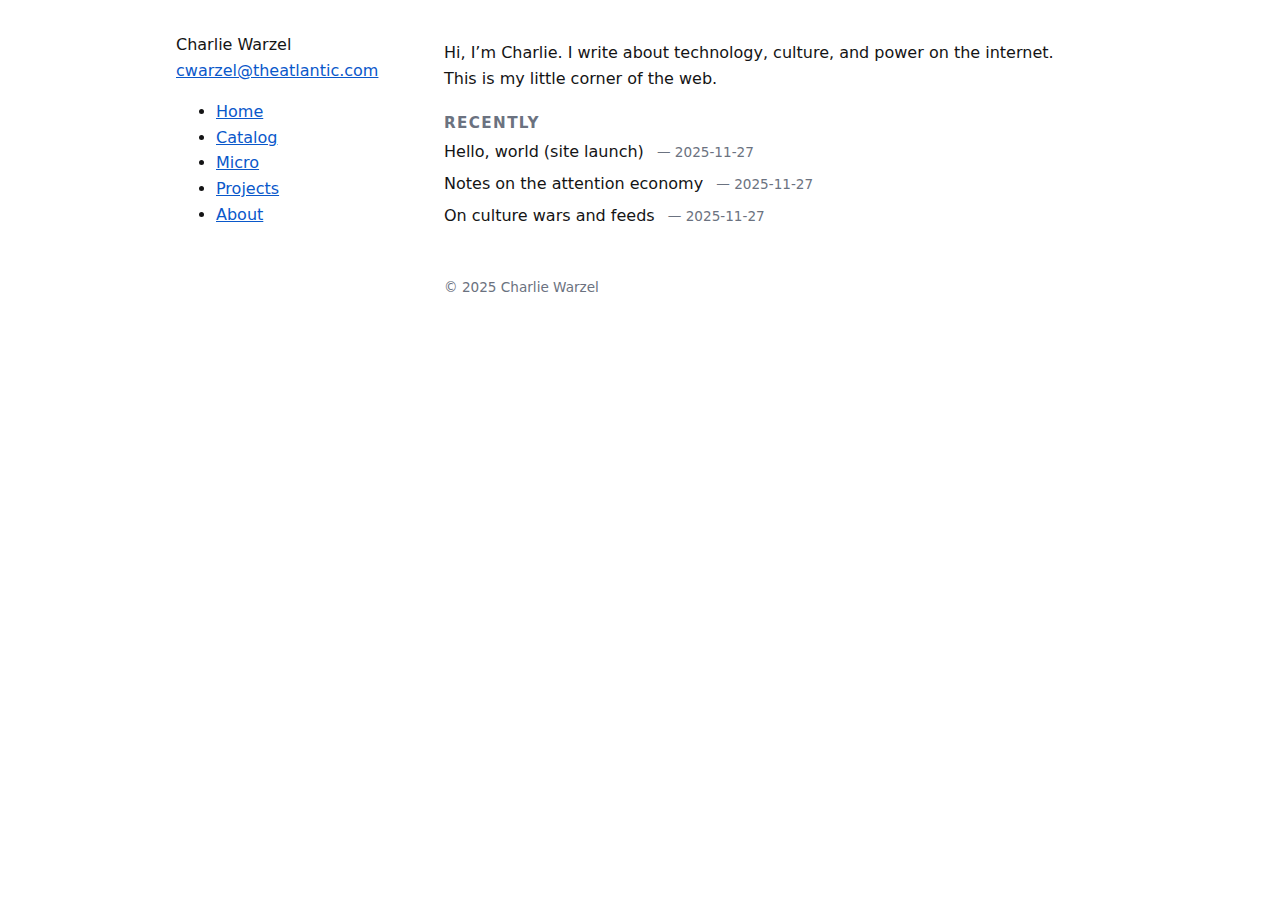
<file: index.html>
<!doctype html>
<html lang="en">
<head>
  <meta charset="utf-8">
  <title>Home — Charlie Warzel</title>
  <meta name="viewport" content="width=device-width, initial-scale=1">
  <meta name="description" content="Home — Charlie Warzel">
  <link rel="stylesheet" href="/assets/styles.css">
  <link rel="alternate" type="application/rss+xml" title="RSS" href="/feed.xml">
</head>
<body>
  <div class="layout">
    <aside>
      <div class="site-sidebar-name">Charlie Warzel</div>
      <div class="site-sidebar-email">
        <a href="mailto:cwarzel@theatlantic.com">cwarzel@theatlantic.com</a>
      </div>
      <ul class="site-sidebar-nav">
        <li><a href="/"           aria-current="page">Home</a></li>
        <li><a href="/catalog.html"  >Catalog</a></li>
        <li><a href="/micro.html"    >Micro</a></li>
        <li><a href="/projects.html" >Projects</a></li>
        <li><a href="/about.html"    >About</a></li>
      </ul>
    </aside>

    <main>
      <div class="card">
        <p>Hi, I’m Charlie. I write about technology, culture, and power on the internet. This is my little corner of the web.</p>
      </div>

      <h2>Recently</h2>
      <ul class="post-list">
        <li>
          <a href="/posts/hello-world.html">Hello, world (site launch)</a>
          <span class="date">— <span class="meta">2025-11-27</span></span>
        </li>
        <li>
          <a href="/posts/attention-economy.html">Notes on the attention economy</a>
          <span class="date">— <span class="meta">2025-11-27</span></span>
        </li>
        <li>
          <a href="/posts/internet-culture.html">On culture wars and feeds</a>
          <span class="date">— <span class="meta">2025-11-27</span></span>
        </li>
      </ul>

      <footer>
        © 2025 Charlie Warzel
      </footer>
    </main>
  </div>
</body>
</html>
</file>
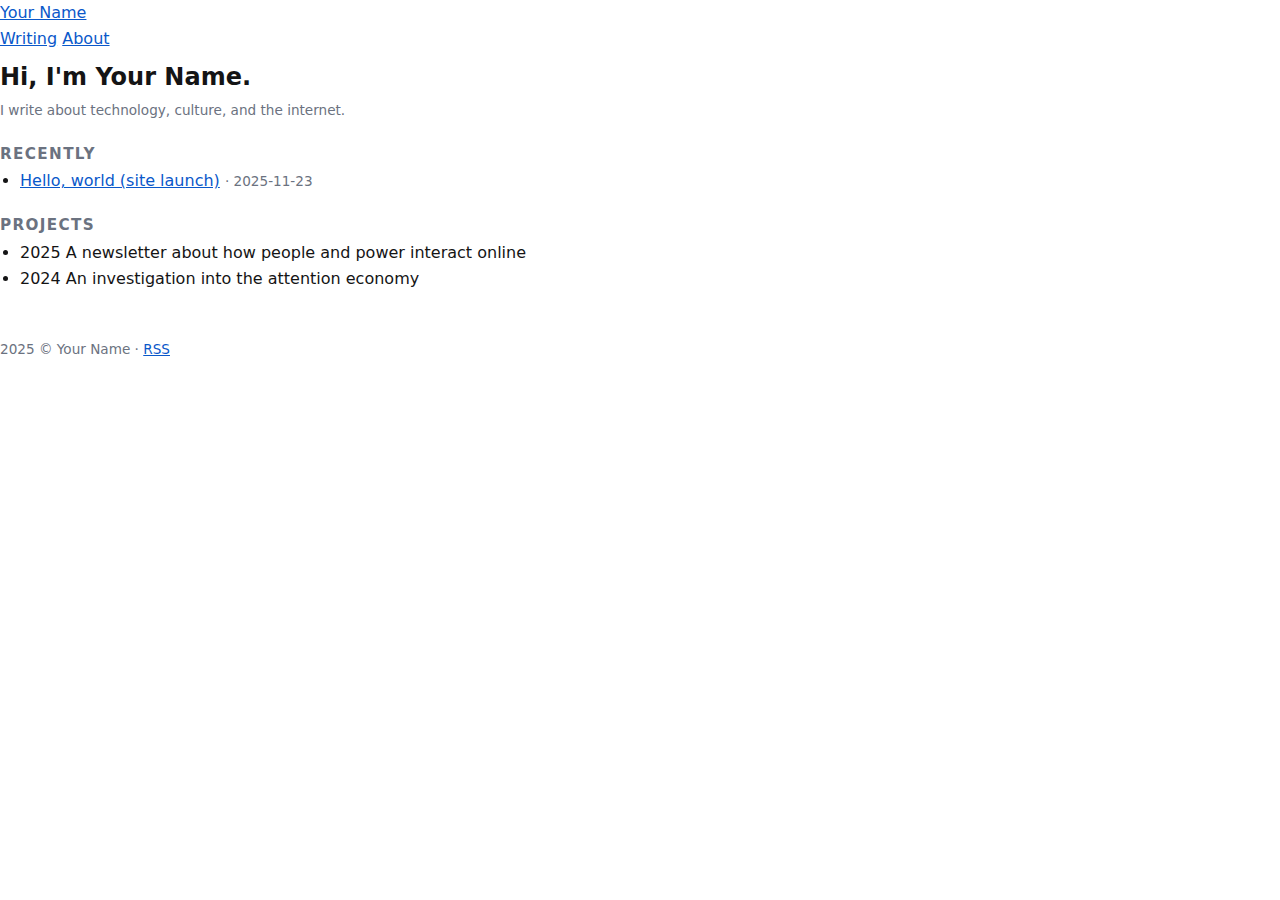
<file: site/index.html>
<!doctype html>
<html lang="en">
<head>
  <meta charset="utf-8">
  <meta name="viewport" content="width=device-width, initial-scale=1">
  <meta name="description" content="Home">
  <link rel="alternate" type="application/rss+xml" title="RSS" href="/feed.xml">
  <title>Home</title>
  <link rel="stylesheet" href="/assets/styles.css">
</head>
<body>
  <div class="wrapper">
    <header>
      <div class="site-title"><a href="/">Your Name</a></div>
      <nav>
        <a href="/writing.html" >Writing</a>
        <a href="/about.html" >About</a>
      </nav>
    </header>
      <main>
    <h1>Hi, I'm Your Name.</h1>
    <p class="meta">I write about technology, culture, and the internet.</p>
    <div class="card">
      <h2>Recently</h2>
      <ul class="plain">
        <li><a href="/posts/hello-world.html">Hello, world (site launch)</a> <span class="meta">· 2025-11-23</span></li>
      </ul>
    </div>

    <div class="card">
      <h2>Projects</h2>
      <ul class="plain">
        <li><span class="badge">2025</span> A newsletter about how people and power interact online</li>
        <li><span class="badge">2024</span> An investigation into the attention economy</li>
      </ul>
    </div>
  </main>

    <footer>
      <div>2025 © Your Name · <a href="/feed.xml">RSS</a></div>
    </footer>
  </div>
  <script>
    // Optional: client-side link to auto-mark external links
    document.querySelectorAll('a[href^="http"]').forEach(a => {
      a.rel = "noopener";
    });
  </script>
</body>
</html>
</file>
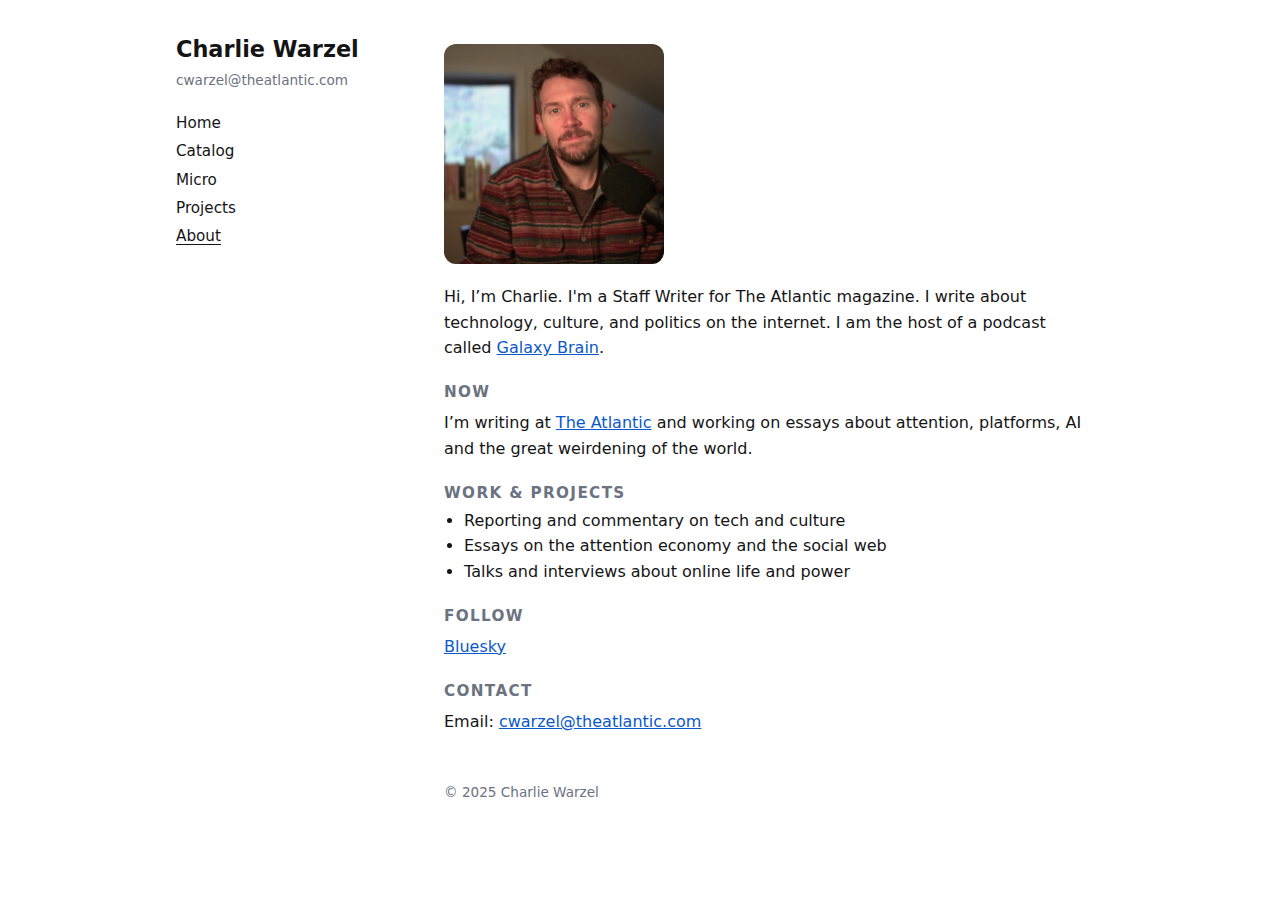
<file: about.html>
<!doctype html>
<html lang="en">
<head>
  <meta charset="utf-8">
  <title>About — Charlie Warzel</title>
  <meta name="viewport" content="width=device-width, initial-scale=1">
  <meta name="description" content="About Charlie Warzel">
  <link rel="stylesheet" href="/assets/styles.css">
</head>
<body>
  <div class="layout">
    <aside>
      <div class="sidebar-name">Charlie Warzel</div>
      <div class="sidebar-email">
        <a href="mailto:cwarzel@theatlantic.com">cwarzel@theatlantic.com</a>
      </div>
      <ul class="sidebar-nav">
        <li><a href="/">Home</a></li>
        <li><a href="/catalog.html">Catalog</a></li>
        <li><a href="/micro.html">Micro</a></li>
        <li><a href="/projects.html">Projects</a></li>
        <li><a href="/about.html" aria-current="page">About</a></li>
      </ul>
    </aside>

    <main>

       <img src="/assets/charlie.jpg" alt="Charlie Warzel" class="about-photo">
      
      <p>Hi, I’m Charlie. I'm a Staff Writer for The Atlantic magazine. I write about technology, culture, and politics on the internet. I am the host of a podcast called <a href="https://https://www.theatlantic.com/podcasts/galaxy-brain/">Galaxy Brain</a>.</p>

     

      <h2>Now</h2>
      <p>I’m writing at <a href="https://www.theatlantic.com/author/charlie-warzel/">The Atlantic</a> and working on essays about attention, platforms, AI and the great weirdening of the world.</p>

      <h2>Work &amp; projects</h2>
      <ul>
        <li>Reporting and commentary on tech and culture</li>
        <li>Essays on the attention economy and the social web</li>
        <li>Talks and interviews about online life and power</li>
      </ul>

      <h2>Follow</h2>
      <p>
        <a href="https://https://bsky.app/profile/cwarzel.bsky.social">Bluesky</a>
      </p>

      <h2>Contact</h2>
      <p>Email: <a href="mailto:cwarzel@theatlantic.com">cwarzel@theatlantic.com</a></p>

      <footer>
        © 2025 Charlie Warzel
      </footer>
    </main>
  </div>
</body>
</html>
</file>
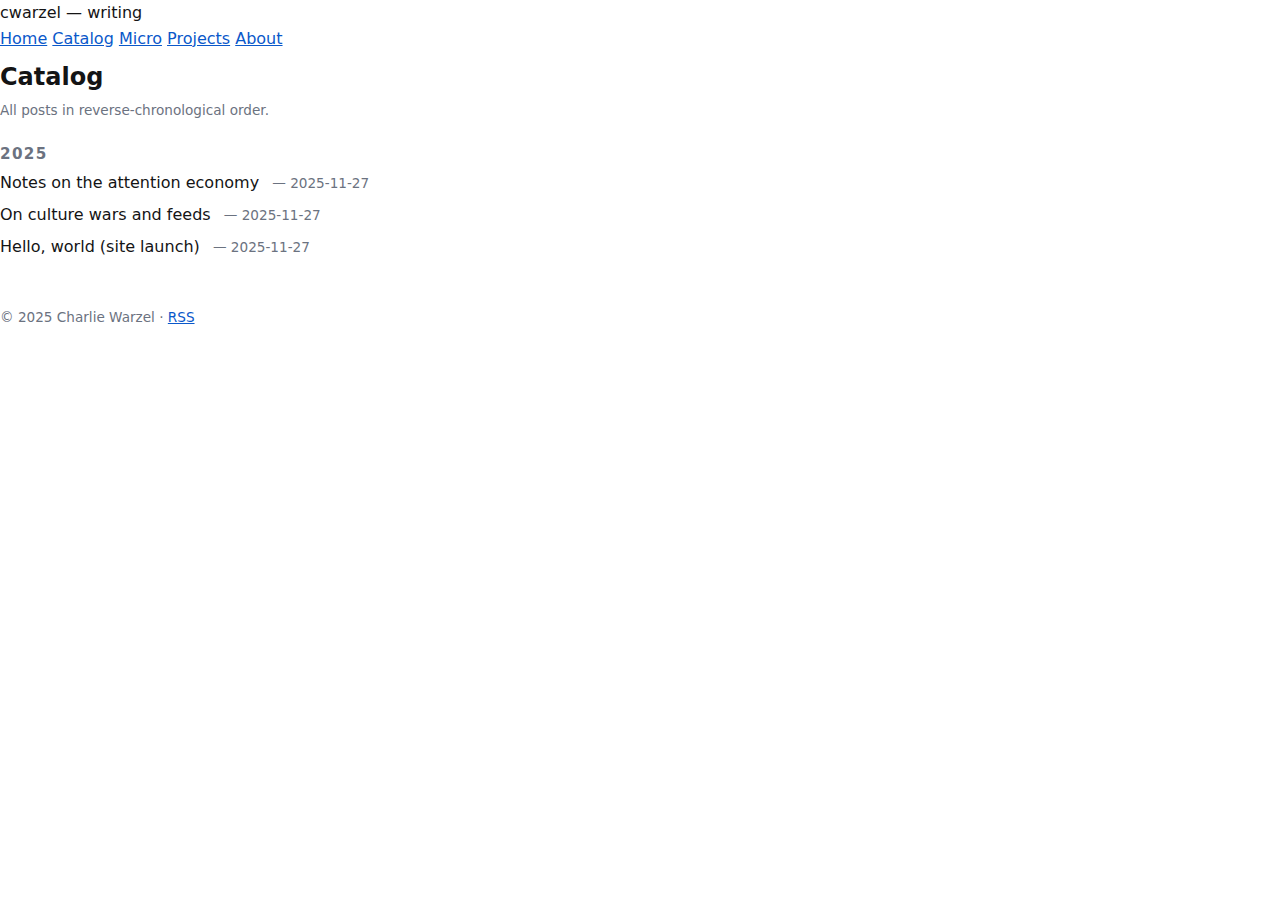
<file: catalog.html>
<!doctype html>
<html lang="en">
<head>
<meta charset="utf-8"><meta name="viewport" content="width=device-width, initial-scale=1">
<title>Catalog — Charlie Warzel</title>
<meta name="description" content="Catalog — Charlie Warzel">
<link rel="preconnect" href="https://fonts.gstatic.com" crossorigin>
<link href="https://fonts.googleapis.com/css2?family=IBM+Plex+Sans:wght@300;400;500;600&family=IBM+Plex+Serif:wght@300;400;500;600&display=swap" rel="stylesheet">
<link rel="stylesheet" href="/assets/styles.css">
<link rel="alternate" type="application/rss+xml" title="RSS" href="/feed.xml">
</head>
<body>
<div class="wrapper">
<header>
  <div class="brand">cwarzel — writing</div>
  <nav>
    <a href="/" >Home</a>
    <a href="/catalog.html" aria-current='page'>Catalog</a>
    <a href="/micro.html" >Micro</a>
    <a href="/projects.html" >Projects</a>
    <a href="/about.html" >About</a>
  </nav>
</header>

<main><h1>Catalog</h1><p class='meta'>All posts in reverse-chronological order.</p><h2>2025</h2><ul class='post-list'><li><a href='/posts/attention-economy.html'>Notes on the attention economy</a> <span class='date'>— <time datetime='2025-11-27'>2025-11-27</time></span></li><li><a href='/posts/internet-culture.html'>On culture wars and feeds</a> <span class='date'>— <time datetime='2025-11-27'>2025-11-27</time></span></li><li><a href='/posts/hello-world.html'>Hello, world (site launch)</a> <span class='date'>— <time datetime='2025-11-27'>2025-11-27</time></span></li></ul></main>
<footer>© 2025 Charlie Warzel · <a href="/feed.xml">RSS</a></footer>
</div>
</body></html>
</file>
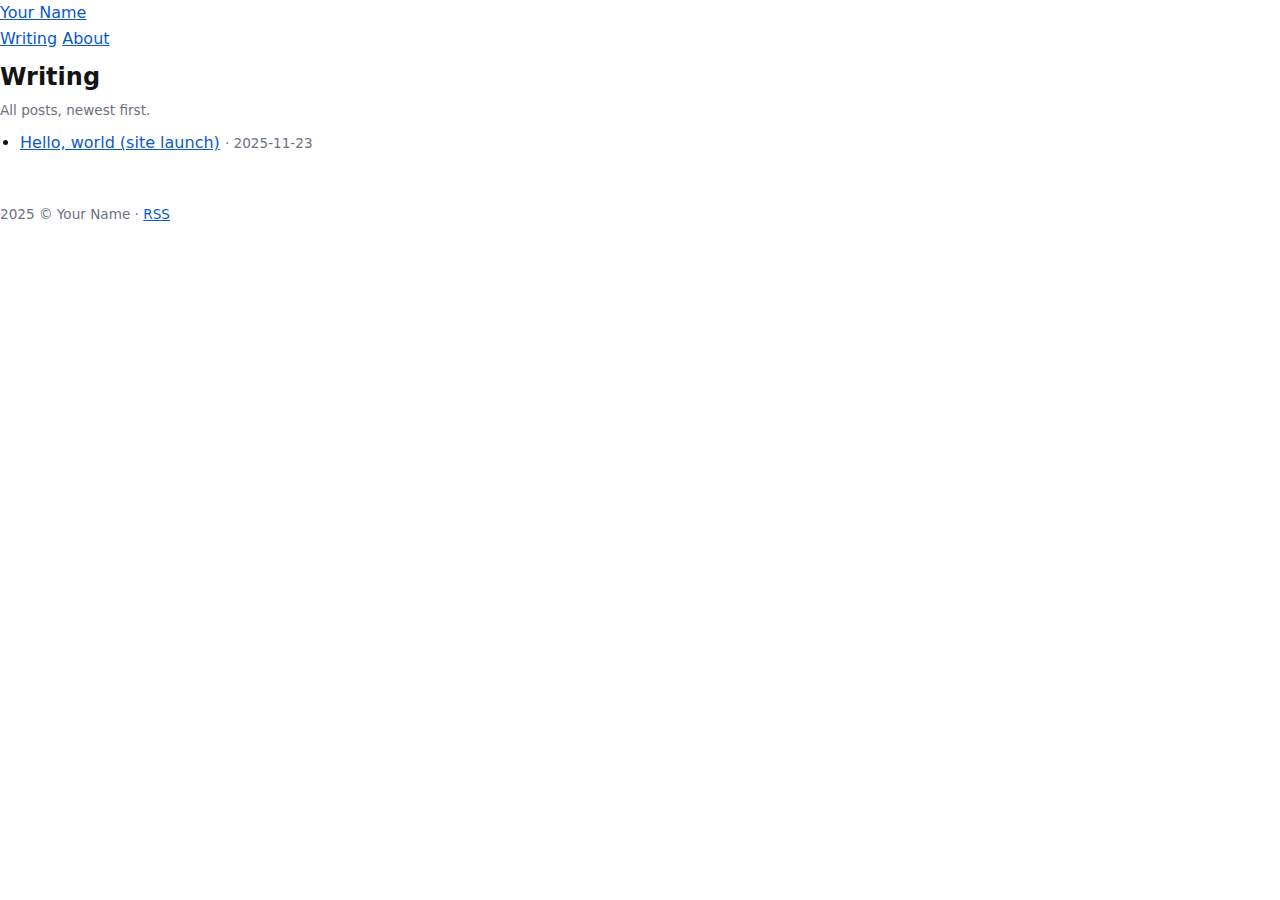
<file: writing.html>
<!doctype html>
<html lang="en">
<head>
  <meta charset="utf-8">
  <meta name="viewport" content="width=device-width, initial-scale=1">
  <meta name="description" content="Writing">
  <link rel="alternate" type="application/rss+xml" title="RSS" href="/feed.xml">
  <title>Writing</title>
  <link rel="stylesheet" href="/assets/styles.css">
</head>
<body>
  <div class="wrapper">
    <header>
      <div class="site-title"><a href="/">Your Name</a></div>
      <nav>
        <a href="/writing.html" aria-current="page">Writing</a>
        <a href="/about.html" >About</a>
      </nav>
    </header>
      <main>
    <h1>Writing</h1>
    <p class="meta">All posts, newest first.</p>
    <ul class="plain">
      <li><a href="/posts/hello-world.html">Hello, world (site launch)</a> <span class="meta">· 2025-11-23</span></li>
    </ul>
  </main>

    <footer>
      <div>2025 © Your Name · <a href="/feed.xml">RSS</a></div>
    </footer>
  </div>
  <script>
    // Optional: client-side link to auto-mark external links
    document.querySelectorAll('a[href^="http"]').forEach(a => {
      a.rel = "noopener";
    });
  </script>
</body>
</html>
</file>
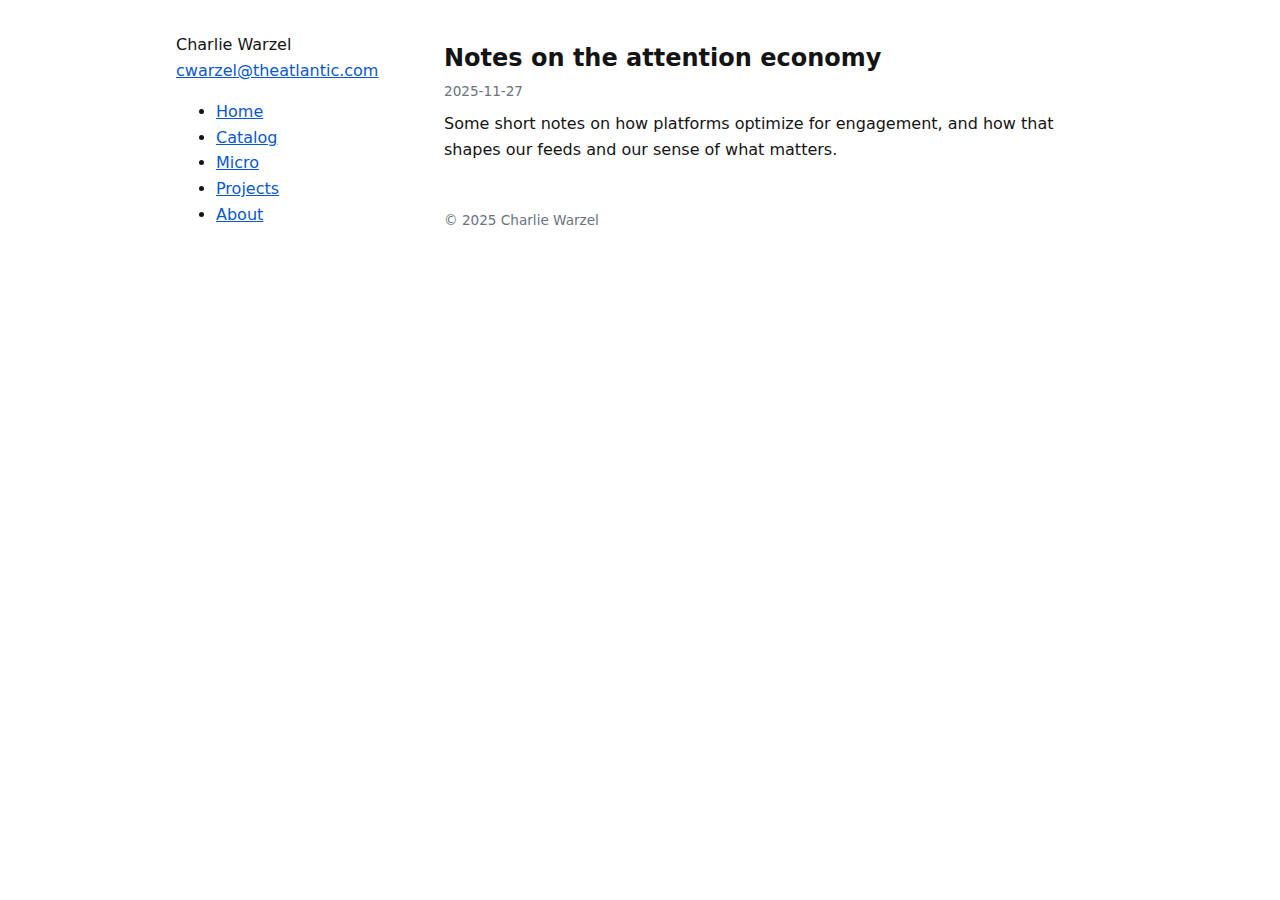
<file: posts/attention-economy.html>
<!doctype html>
<html lang="en">
<head>
  <meta charset="utf-8">
  <title>Notes on the attention economy — Charlie Warzel</title>
  <meta name="viewport" content="width=device-width, initial-scale=1">
  <meta name="description" content="Notes on the attention economy — Charlie Warzel">
  <link rel="stylesheet" href="/assets/styles.css">
  <link rel="alternate" type="application/rss+xml" title="RSS" href="/feed.xml">
</head>
<body>
  <div class="layout">
    <aside>
      <div class="site-sidebar-name">Charlie Warzel</div>
      <div class="site-sidebar-email">
        <a href="mailto:cwarzel@theatlantic.com">cwarzel@theatlantic.com</a>
      </div>
      <ul class="site-sidebar-nav">
        <li><a href="/"          >Home</a></li>
        <li><a href="/catalog.html"   aria-current="page">Catalog</a></li>
        <li><a href="/micro.html"    >Micro</a></li>
        <li><a href="/projects.html" >Projects</a></li>
        <li><a href="/about.html"    >About</a></li>
      </ul>
    </aside>

    <main>
      <h1>Notes on the attention economy</h1>
      <p class="meta">2025-11-27</p>
      <p>Some short notes on how platforms optimize for engagement, and how that shapes our feeds and our sense of what matters.</p>

      <footer>
        © 2025 Charlie Warzel
      </footer>
    </main>
  </div>
</body>
</html>
</file>
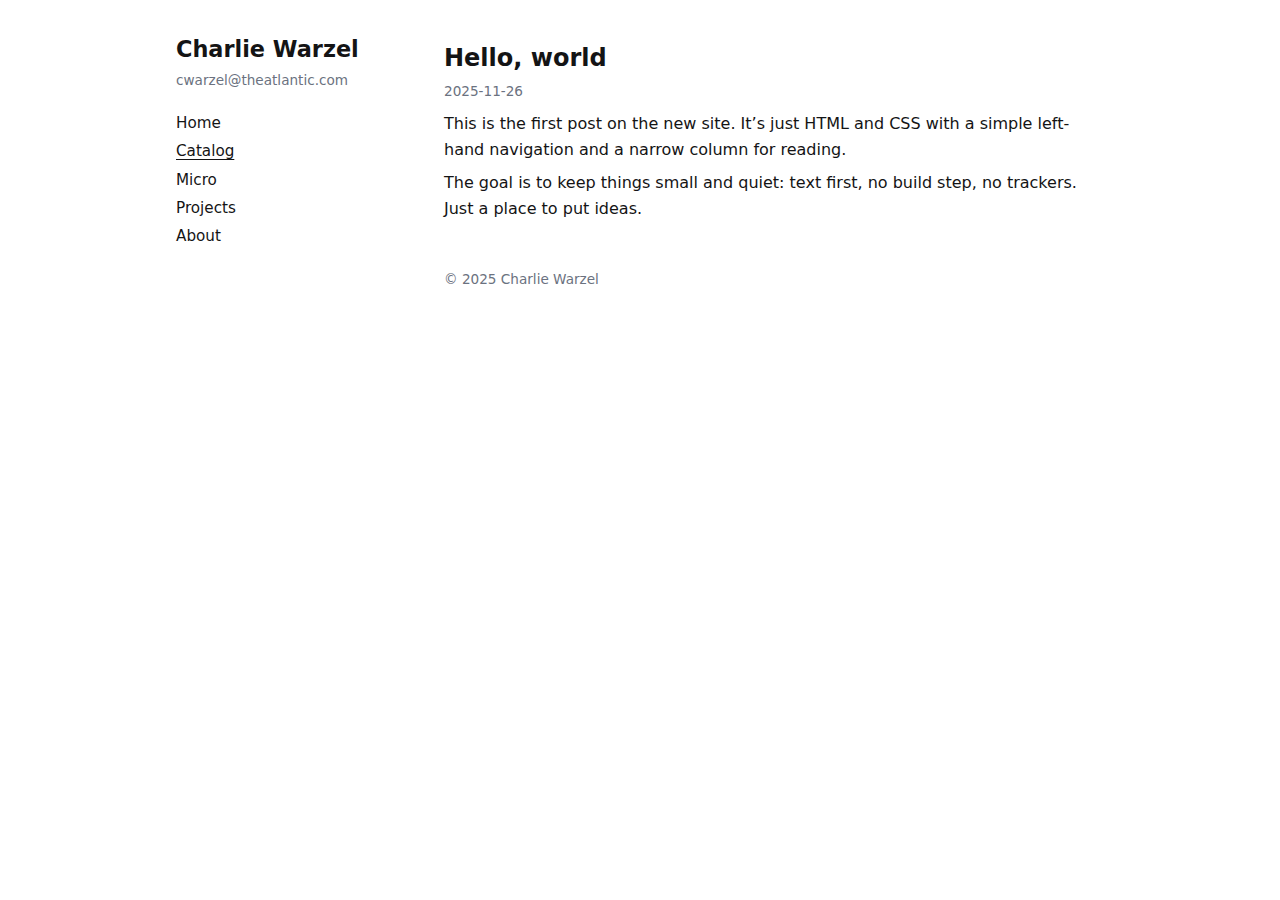
<file: posts/hello-world.html>
<!doctype html>
<html lang="en">
<head>
  <meta charset="utf-8">
  <title>Hello, world — Charlie Warzel</title>
  <meta name="viewport" content="width=device-width, initial-scale=1">
  <meta name="description" content="Hello, world — site launch post">
  <link rel="stylesheet" href="/assets/styles.css">
</head>
<body>
  <div class="layout">
    <aside>
      <div class="sidebar-name">Charlie Warzel</div>
      <div class="sidebar-email">
        <a href="mailto:cwarzel@theatlantic.com">cwarzel@theatlantic.com</a>
      </div>
      <ul class="sidebar-nav">
        <li><a href="/">Home</a></li>
        <li><a href="/catalog.html" aria-current="page">Catalog</a></li>
        <li><a href="/micro.html">Micro</a></li>
        <li><a href="/projects.html">Projects</a></li>
        <li><a href="/about.html">About</a></li>
      </ul>
    </aside>

    <main>
      <h1>Hello, world</h1>
      <p class="meta">2025-11-26</p>

      <p>This is the first post on the new site. It’s just HTML and CSS with a simple left-hand navigation and a narrow column for reading.</p>
      <p>The goal is to keep things small and quiet: text first, no build step, no trackers. Just a place to put ideas.</p>

      <footer>
        © 2025 Charlie Warzel
      </footer>
    </main>
  </div>
</body>
</html>
</file>
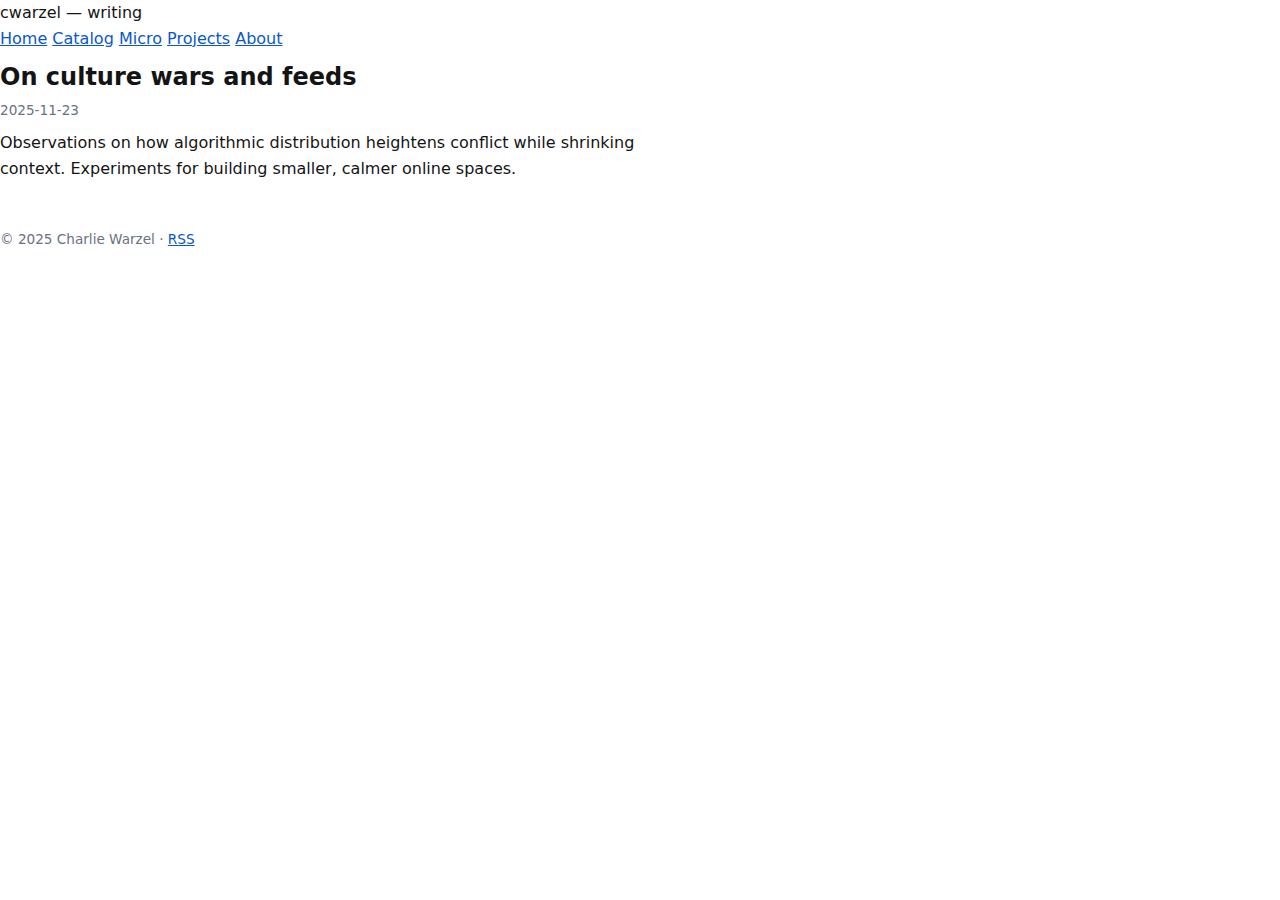
<file: posts/internet-culture.html>
<!doctype html>
<html lang="en">
<head>
  <meta charset="utf-8">
  <meta name="viewport" content="width=device-width, initial-scale=1">
  <title>On culture wars and feeds — Catalog</title>
  <meta name="description" content="On culture wars and feeds — Catalog">
  <link rel="alternate" type="application/rss+xml" title="RSS" href="/feed.xml">
  <link rel="stylesheet" href="/assets/styles.css">
</head>
<body>
  <div class="wrapper">
    <header>
      <div class="brand">cwarzel — writing</div>
      <nav>
        <a href="/" >Home</a>
        <a href="/catalog.html" aria-current='page'>Catalog</a>
        <a href="/micro.html" >Micro</a>
        <a href="/projects.html" >Projects</a>
        <a href="/about.html" >About</a>
      </nav>
    </header>

    
<main>
  <h1>On culture wars and feeds</h1>
  <p class="meta"><time datetime="2025-11-23">2025-11-23</time></p>
  <p>Observations on how algorithmic distribution heightens conflict while shrinking context. Experiments for building smaller, calmer online spaces.</p>
</main>

    <footer>
      <div>© 2025 Charlie Warzel · <a href="/feed.xml">RSS</a></div>
    </footer>
  </div>
</body>
</html>
</file>
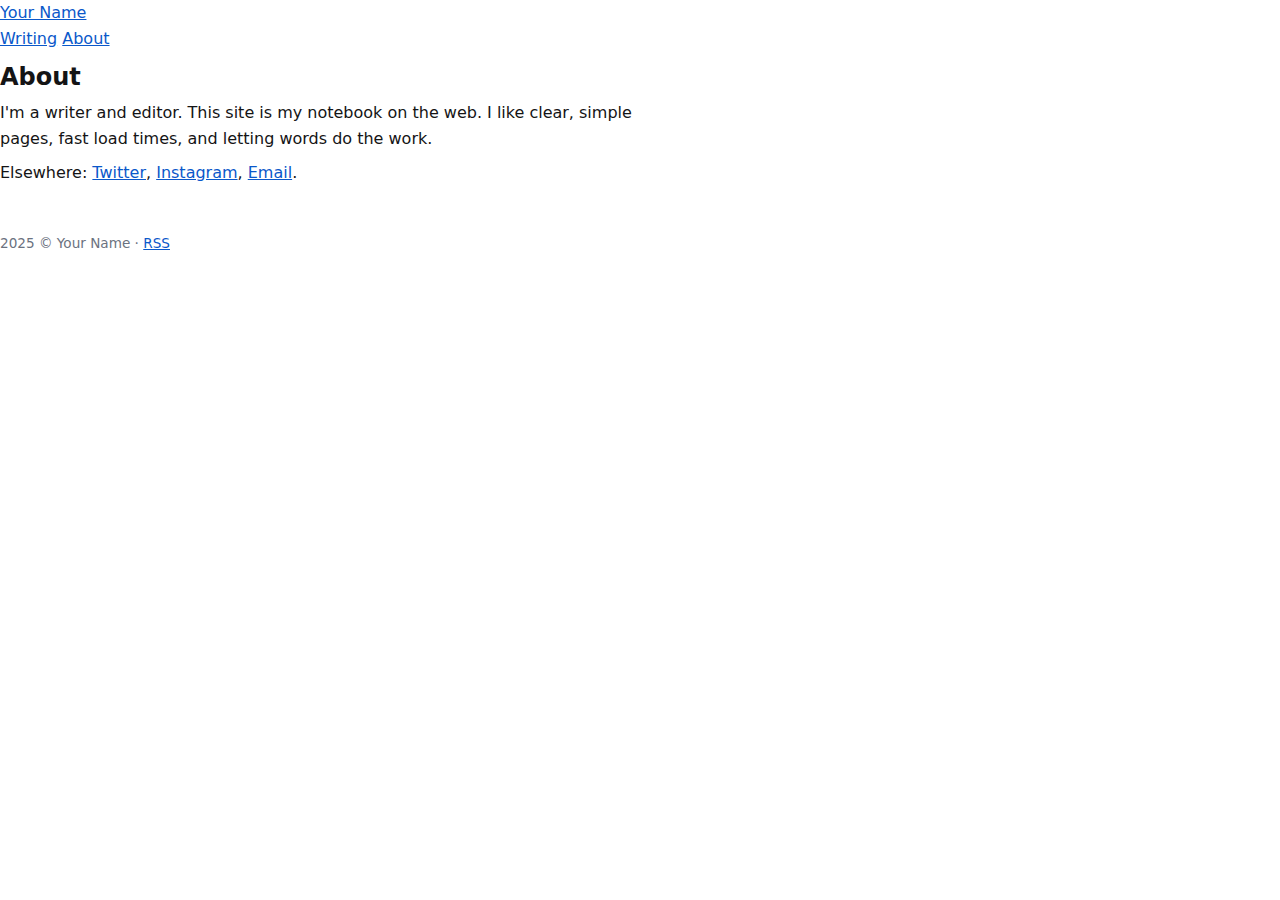
<file: site/about.html>
<!doctype html>
<html lang="en">
<head>
  <meta charset="utf-8">
  <meta name="viewport" content="width=device-width, initial-scale=1">
  <meta name="description" content="About">
  <link rel="alternate" type="application/rss+xml" title="RSS" href="/feed.xml">
  <title>About</title>
  <link rel="stylesheet" href="/assets/styles.css">
</head>
<body>
  <div class="wrapper">
    <header>
      <div class="site-title"><a href="/">Your Name</a></div>
      <nav>
        <a href="/writing.html" >Writing</a>
        <a href="/about.html" aria-current="page">About</a>
      </nav>
    </header>
      <main>
    <h1>About</h1>
    <p>I'm a writer and editor. This site is my notebook on the web. I like clear, simple pages, fast load times, and letting words do the work.</p>
    <p>Elsewhere: <a href="https://twitter.com/">Twitter</a>, <a href="https://instagram.com/">Instagram</a>, <a href="mailto:you@example.com">Email</a>.</p>
  </main>

    <footer>
      <div>2025 © Your Name · <a href="/feed.xml">RSS</a></div>
    </footer>
  </div>
  <script>
    // Optional: client-side link to auto-mark external links
    document.querySelectorAll('a[href^="http"]').forEach(a => {
      a.rel = "noopener";
    });
  </script>
</body>
</html>
</file>
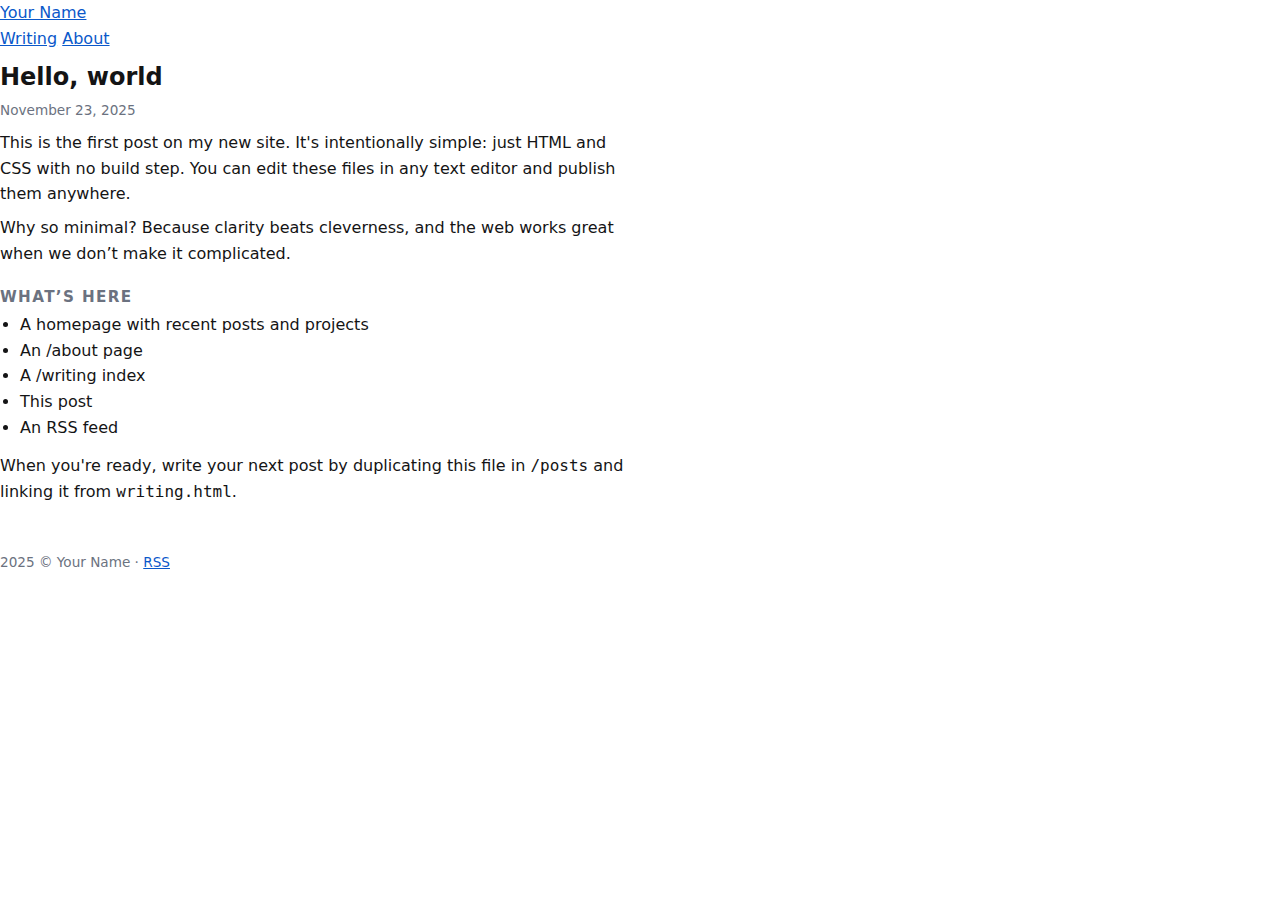
<file: site/posts/hello-world.html>
<!doctype html>
<html lang="en">
<head>
  <meta charset="utf-8">
  <meta name="viewport" content="width=device-width, initial-scale=1">
  <meta name="description" content="Hello, world — Writing">
  <link rel="alternate" type="application/rss+xml" title="RSS" href="/feed.xml">
  <title>Hello, world — Writing</title>
  <link rel="stylesheet" href="/assets/styles.css">
</head>
<body>
  <div class="wrapper">
    <header>
      <div class="site-title"><a href="/">Your Name</a></div>
      <nav>
        <a href="/writing.html" aria-current="page">Writing</a>
        <a href="/about.html" >About</a>
      </nav>
    </header>
      <main>
    <h1>Hello, world</h1>
    <p class="meta">November 23, 2025</p>
    <p>This is the first post on my new site. It's intentionally simple: just HTML and CSS with no build step. You can edit these files in any text editor and publish them anywhere.</p>
    <p>Why so minimal? Because clarity beats cleverness, and the web works great when we don’t make it complicated.</p>
    <h2>What’s here</h2>
    <ul>
      <li>A homepage with recent posts and projects</li>
      <li>An /about page</li>
      <li>A /writing index</li>
      <li>This post</li>
      <li>An RSS feed</li>
    </ul>
    <p>When you're ready, write your next post by duplicating this file in <code>/posts</code> and linking it from <code>writing.html</code>.</p>
  </main>

    <footer>
      <div>2025 © Your Name · <a href="/feed.xml">RSS</a></div>
    </footer>
  </div>
  <script>
    // Optional: client-side link to auto-mark external links
    document.querySelectorAll('a[href^="http"]').forEach(a => {
      a.rel = "noopener";
    });
  </script>
</body>
</html>
</file>
<file: assets/styles.css>
:root {
  --bg: #ffffff;
  --text: #141415;
  --muted: #6b7280;
  --link: #0a58ca;
  --border: #e5e7eb;
  --maxw: 960px;
}

@media (prefers-color-scheme: dark) {
  :root {
    --bg: #0c0c0d;
    --text: #e7e8ee;
    --muted: #a3a3ad;
    --link: #7ab0ff;
    --border: #25262f;
  }
}

* {
  box-sizing: border-box;
}

html, body {
  margin: 0;
  padding: 0;
}

body {
  background: var(--bg);
  color: var(--text);
  font-family: system-ui, -apple-system, BlinkMacSystemFont, "Segoe UI",
               Roboto, Helvetica, Arial, sans-serif;
  line-height: 1.6;
  font-size: 16px;
  text-rendering: optimizeLegibility;
}

/* Page layout: sidebar left, content right */
.layout {
  max-width: var(--maxw);
  margin: 0 auto;
  padding: 2rem 1rem 4rem;
  display: grid;
  grid-template-columns: minmax(180px, 220px) minmax(0, 1fr);
  column-gap: 3rem;
  row-gap: 2rem;
  align-items: flex-start;
}

@media (max-width: 720px) {
  .layout {
    grid-template-columns: 1fr;
  }
}

/* LEFT SIDEBAR */
.sidebar-name {
  font-size: 1.4rem;
  font-weight: 600;
  margin-bottom: 0.15rem;
}

.sidebar-email {
  font-size: 0.85rem;
  color: var(--muted);
  margin-bottom: 1.2rem;
}

.sidebar-email a {
  color: inherit;
  text-decoration: none;
}

.sidebar-email a:hover {
  text-decoration: underline;
}

.sidebar-nav {
  list-style: none;
  padding: 0;
  margin: 0;
  font-size: 0.95rem;
}

.sidebar-nav li {
  margin: 0.25rem 0;
}

.sidebar-nav a {
  color: var(--text);
  text-decoration: none;
}

.sidebar-nav a[aria-current="page"] {
  font-weight: 500;
  text-decoration: underline;
  text-underline-offset: 3px;
}

.sidebar-nav a:hover {
  text-decoration: underline;
}

/* RIGHT CONTENT COLUMN */
main {
  max-width: 640px;
}

h1, h2, h3 {
  margin: 0.7rem 0 0.3rem;
  line-height: 1.25;
  font-weight: 600;
}

h1 {
  font-size: 1.5rem;
}

h2 {
  font-size: 0.95rem;
  text-transform: uppercase;
  letter-spacing: 0.09em;
  color: var(--muted);
  margin-top: 1.4rem;
}

p {
  margin: 0.5rem 0;
}

a {
  color: var(--link);
}

/* Lists in main content */
main ul {
  margin: 0.3rem 0 0.8rem 1.25rem;
  padding: 0;
}

/* Metadata (dates, etc.) */
.meta {
  font-size: 0.85rem;
  color: var(--muted);
}

/* Post lists */
.post-list {
  list-style: none;
  padding: 0;
  margin: 0.4rem 0;
}

.post-list li {
  margin: 0.4rem 0;
}

.post-list a {
  text-decoration: none;
  color: var(--text);
}

.post-list a:hover {
  text-decoration: underline;
}

.post-list .date {
  margin-left: 0.5rem;
  color: var(--muted);
  font-size: 0.85rem;
}

/* Footer */
footer {
  margin-top: 3rem;
  font-size: 0.85rem;
  color: var(--muted);
}

.about-photo {
  display: block;
  max-width: 220px;      /* medium size */
  width: 100%;
  aspect-ratio: 1 / 1;   /* square box */
  object-fit: cover;     /* crop to square nicely */
  border-radius: 12px;
  margin: 0.75rem 0 1.25rem;
}
</file>
